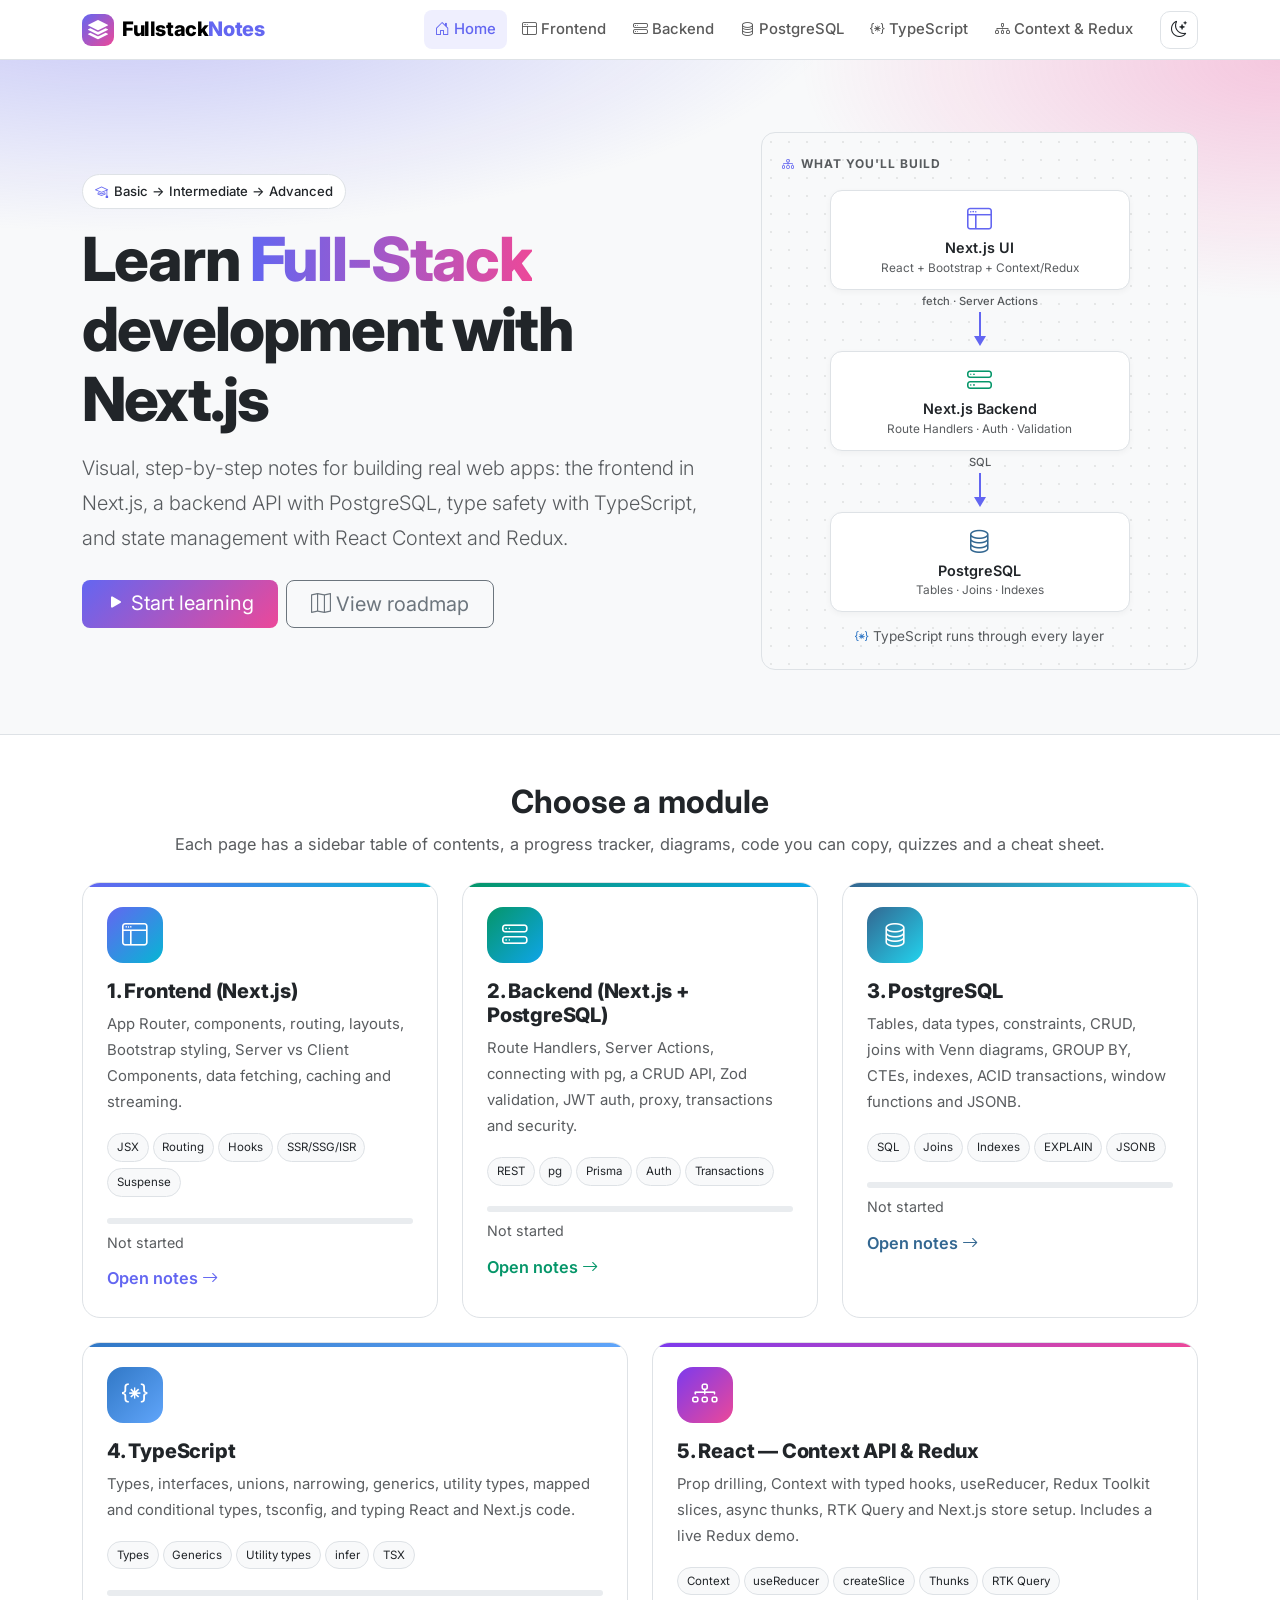
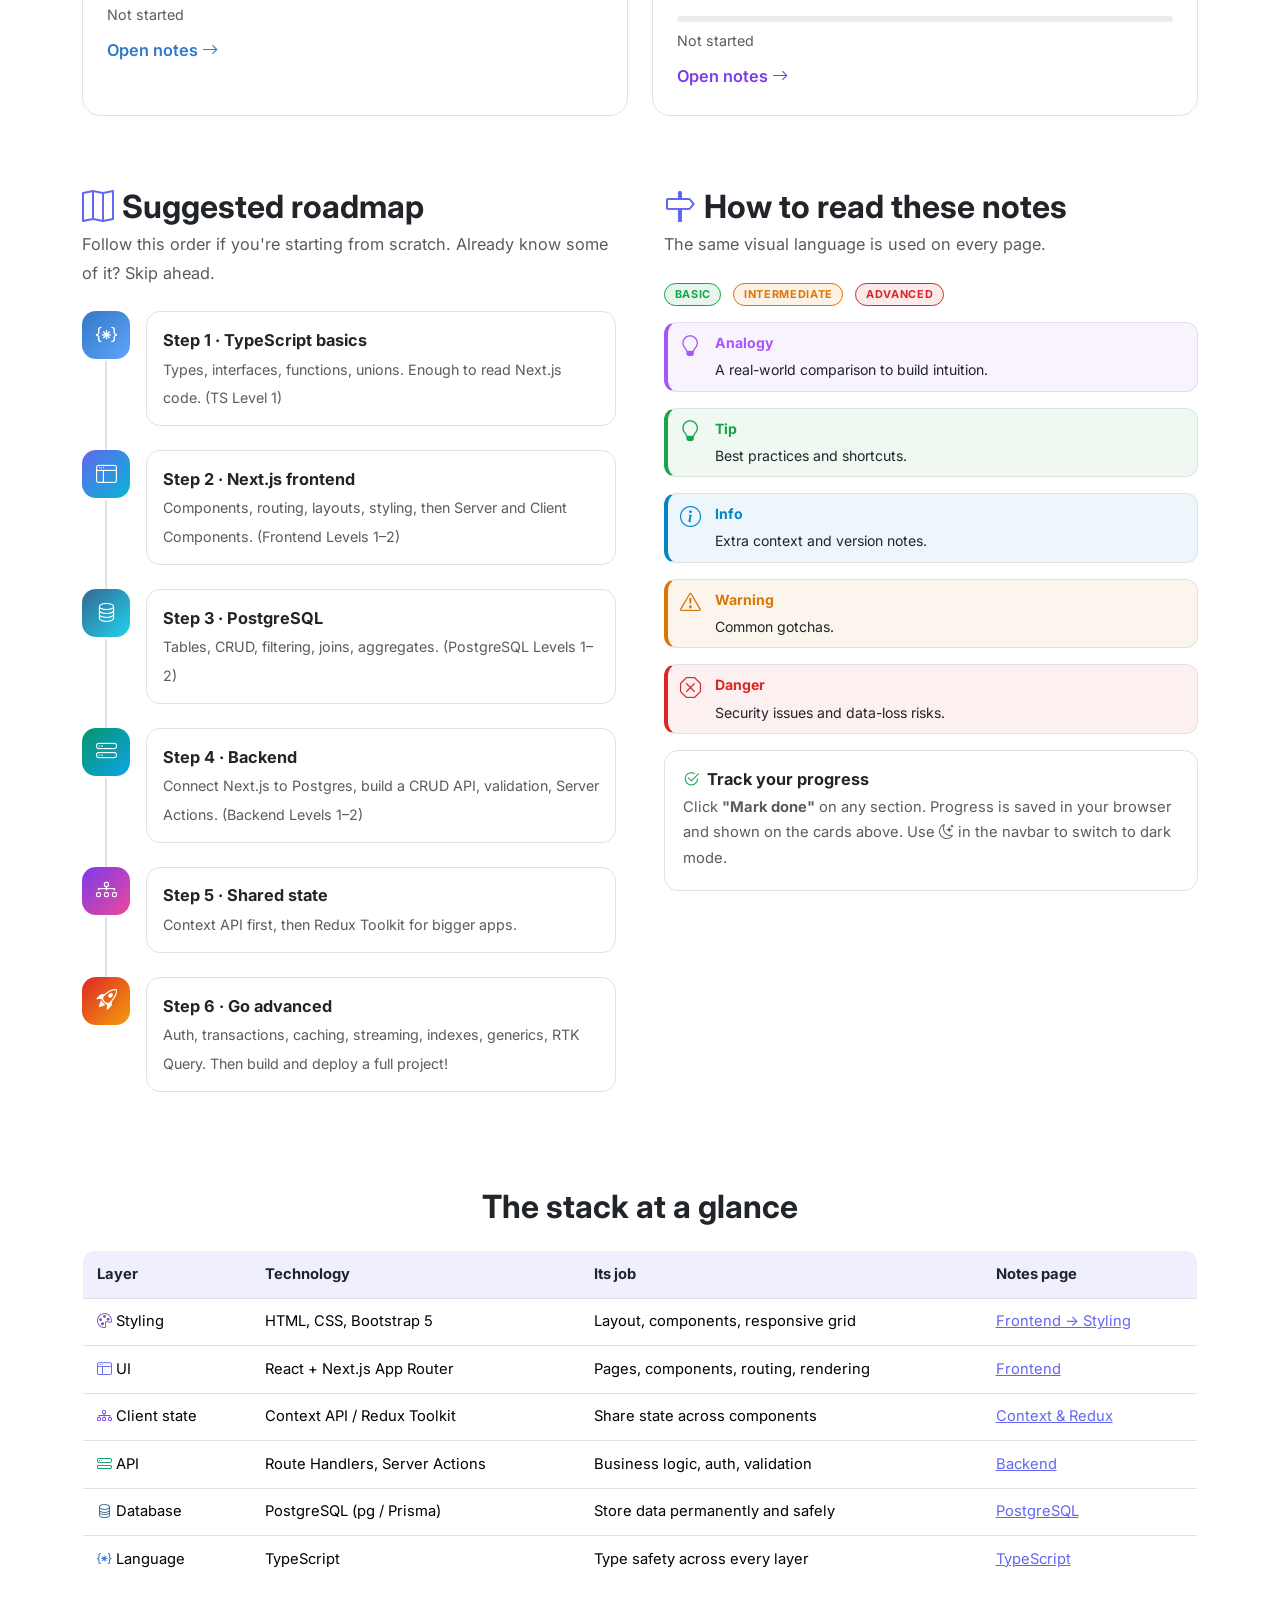
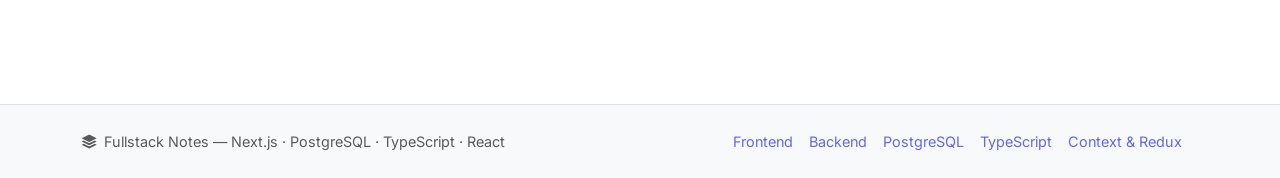
<file: index.html>
<!doctype html>
<html lang="en">
<head>
  <meta charset="utf-8">
  <meta name="viewport" content="width=device-width, initial-scale=1">
  <title>Fullstack Notes</title>
  <meta name="description" content="Learn full-stack development with Next.js, PostgreSQL, TypeScript, React Context and Redux, from basic to advanced, with diagrams and examples.">
  <script>try{document.documentElement.setAttribute('data-bs-theme',localStorage.getItem('fsn-theme')||(matchMedia('(prefers-color-scheme: dark)').matches?'dark':'light'))}catch(e){}</script>
  <link rel="preconnect" href="https://fonts.googleapis.com">
  <link rel="preconnect" href="https://fonts.gstatic.com" crossorigin>
  <link href="https://fonts.googleapis.com/css2?family=Inter:wght@400;500;600;700;800&family=JetBrains+Mono:wght@400;600&display=swap" rel="stylesheet">
  <link href="https://cdn.jsdelivr.net/npm/bootstrap@5.3.3/dist/css/bootstrap.min.css" rel="stylesheet">
  <link href="https://cdn.jsdelivr.net/npm/bootstrap-icons@1.11.3/font/bootstrap-icons.min.css" rel="stylesheet">
  <link href="assets/css/style.css" rel="stylesheet">
  <style>
    .t-fe { --tc: #6366f1; --tc2: #06b6d4; }
    .t-be { --tc: #059669; --tc2: #0ea5e9; }
    .t-pg { --tc: #336791; --tc2: #22d3ee; }
    .t-ts { --tc: #3178c6; --tc2: #60a5fa; }
    .t-rx { --tc: #7c3aed; --tc2: #ec4899; }
    .hero-home { padding: 4.5rem 0 4rem; }
    .hero-home h1 { font-size: clamp(2.3rem, 5.5vw, 3.8rem); }
    .grad-text { background: linear-gradient(90deg, var(--accent), var(--accent-2)); -webkit-background-clip: text; background-clip: text; color: transparent; }
    .legend-item { display: flex; gap: .75rem; align-items: flex-start; }
    .legend-item .callout { margin: 0; padding: .5rem .75rem; flex: 1; font-size: .88rem; }
  </style>
</head>
<body class="page-home" data-page="home">
<div id="site-nav"></div>

<header class="hero hero-home">
  <div class="container-xl">
    <div class="row align-items-center g-5">
      <div class="col-lg-7">
        <span class="chip mb-3"><i class="bi bi-mortarboard"></i> Basic → Intermediate → Advanced</span>
        <h1 class="mb-3">Learn <span class="grad-text">Full-Stack</span> development with Next.js</h1>
        <p class="lead mb-4">Visual, step-by-step notes for building real web apps: the frontend in Next.js, a backend API with PostgreSQL, type safety with TypeScript, and state management with React Context and Redux.</p>
        <div class="d-flex flex-wrap gap-2">
          <a href="frontend.html" class="btn btn-lg text-white px-4" style="background:linear-gradient(135deg,var(--accent),var(--accent-2));border:none"><i class="bi bi-play-fill"></i> Start learning</a>
          <a href="#roadmap" class="btn btn-lg btn-outline-secondary px-4"><i class="bi bi-map"></i> View roadmap</a>
        </div>
      </div>
      <div class="col-lg-5">
        <div class="diagram m-0">
          <div class="diagram-title"><i class="bi bi-diagram-3"></i> What you'll build</div>
          <div class="flow vertical">
            <div class="node t-fe" style="width:100%;max-width:300px"><i class="bi bi-window-sidebar" style="color:#6366f1"></i>Next.js UI<small>React + Bootstrap + Context/Redux</small></div>
            <div class="arrow both">fetch · Server Actions</div>
            <div class="node" style="width:100%;max-width:300px"><i class="bi bi-hdd-stack" style="color:#059669"></i>Next.js Backend<small>Route Handlers · Auth · Validation</small></div>
            <div class="arrow both">SQL</div>
            <div class="node" style="width:100%;max-width:300px"><i class="bi bi-database" style="color:#336791"></i>PostgreSQL<small>Tables · Joins · Indexes</small></div>
          </div>
          <p class="diagram-caption"><i class="bi bi-braces-asterisk" style="color:#3178c6"></i> TypeScript runs through every layer</p>
        </div>
      </div>
    </div>
  </div>
</header>

<main class="container-xl py-5">

  <div class="text-center mb-4">
    <h2 class="fw-bold">Choose a module</h2>
    <p class="text-body-secondary">Each page has a sidebar table of contents, a progress tracker, diagrams, code you can copy, quizzes and a cheat sheet.</p>
  </div>

  <div class="row g-4">
    <div class="col-md-6 col-lg-4">
      <a href="frontend.html" class="topic-card t-fe">
        <div class="t-icon"><i class="bi bi-window-sidebar"></i></div>
        <h3>1. Frontend (Next.js)</h3>
        <p>App Router, components, routing, layouts, Bootstrap styling, Server vs Client Components, data fetching, caching and streaming.</p>
        <div class="tags mb-3"><span>JSX</span><span>Routing</span><span>Hooks</span><span>SSR/SSG/ISR</span><span>Suspense</span></div>
        <div data-progress-for="frontend"><div class="progress mb-1"><div class="progress-bar" style="width:0%"></div></div><small class="p-text text-body-secondary">Not started</small></div>
        <div class="go mt-2">Open notes <i class="bi bi-arrow-right"></i></div>
      </a>
    </div>
    <div class="col-md-6 col-lg-4">
      <a href="backend.html" class="topic-card t-be">
        <div class="t-icon"><i class="bi bi-hdd-stack"></i></div>
        <h3>2. Backend (Next.js + PostgreSQL)</h3>
        <p>Route Handlers, Server Actions, connecting with pg, a CRUD API, Zod validation, JWT auth, proxy, transactions and security.</p>
        <div class="tags mb-3"><span>REST</span><span>pg</span><span>Prisma</span><span>Auth</span><span>Transactions</span></div>
        <div data-progress-for="backend"><div class="progress mb-1"><div class="progress-bar" style="width:0%"></div></div><small class="p-text text-body-secondary">Not started</small></div>
        <div class="go mt-2">Open notes <i class="bi bi-arrow-right"></i></div>
      </a>
    </div>
    <div class="col-md-6 col-lg-4">
      <a href="postgresql.html" class="topic-card t-pg">
        <div class="t-icon"><i class="bi bi-database"></i></div>
        <h3>3. PostgreSQL</h3>
        <p>Tables, data types, constraints, CRUD, joins with Venn diagrams, GROUP BY, CTEs, indexes, ACID transactions, window functions and JSONB.</p>
        <div class="tags mb-3"><span>SQL</span><span>Joins</span><span>Indexes</span><span>EXPLAIN</span><span>JSONB</span></div>
        <div data-progress-for="postgres"><div class="progress mb-1"><div class="progress-bar" style="width:0%"></div></div><small class="p-text text-body-secondary">Not started</small></div>
        <div class="go mt-2">Open notes <i class="bi bi-arrow-right"></i></div>
      </a>
    </div>
    <div class="col-md-6 col-lg-6">
      <a href="typescript.html" class="topic-card t-ts">
        <div class="t-icon"><i class="bi bi-braces-asterisk"></i></div>
        <h3>4. TypeScript</h3>
        <p>Types, interfaces, unions, narrowing, generics, utility types, mapped and conditional types, tsconfig, and typing React and Next.js code.</p>
        <div class="tags mb-3"><span>Types</span><span>Generics</span><span>Utility types</span><span>infer</span><span>TSX</span></div>
        <div data-progress-for="typescript"><div class="progress mb-1"><div class="progress-bar" style="width:0%"></div></div><small class="p-text text-body-secondary">Not started</small></div>
        <div class="go mt-2">Open notes <i class="bi bi-arrow-right"></i></div>
      </a>
    </div>
    <div class="col-md-12 col-lg-6">
      <a href="react.html" class="topic-card t-rx">
        <div class="t-icon"><i class="bi bi-diagram-3"></i></div>
        <h3>5. React — Context API &amp; Redux</h3>
        <p>Prop drilling, Context with typed hooks, useReducer, Redux Toolkit slices, async thunks, RTK Query and Next.js store setup. Includes a live Redux demo.</p>
        <div class="tags mb-3"><span>Context</span><span>useReducer</span><span>createSlice</span><span>Thunks</span><span>RTK Query</span></div>
        <div data-progress-for="react"><div class="progress mb-1"><div class="progress-bar" style="width:0%"></div></div><small class="p-text text-body-secondary">Not started</small></div>
        <div class="go mt-2">Open notes <i class="bi bi-arrow-right"></i></div>
      </a>
    </div>
  </div>

  <!-- Roadmap -->
  <section id="roadmap" class="mt-5 pt-4">
    <div class="row g-5">
      <div class="col-lg-6">
        <h2 class="fw-bold mb-1"><i class="bi bi-map me-2" style="color:var(--accent)"></i>Suggested roadmap</h2>
        <p class="text-body-secondary mb-4">Follow this order if you're starting from scratch. Already know some of it? Skip ahead.</p>
        <div class="roadmap">
          <div class="rm-step t-ts"><div class="rm-dot"><i class="bi bi-braces-asterisk"></i></div><div class="rm-body"><b>Step 1 · TypeScript basics</b><small>Types, interfaces, functions, unions. Enough to read Next.js code. (TS Level 1)</small></div></div>
          <div class="rm-step t-fe"><div class="rm-dot"><i class="bi bi-window-sidebar"></i></div><div class="rm-body"><b>Step 2 · Next.js frontend</b><small>Components, routing, layouts, styling, then Server and Client Components. (Frontend Levels 1–2)</small></div></div>
          <div class="rm-step t-pg"><div class="rm-dot"><i class="bi bi-database"></i></div><div class="rm-body"><b>Step 3 · PostgreSQL</b><small>Tables, CRUD, filtering, joins, aggregates. (PostgreSQL Levels 1–2)</small></div></div>
          <div class="rm-step t-be"><div class="rm-dot"><i class="bi bi-hdd-stack"></i></div><div class="rm-body"><b>Step 4 · Backend</b><small>Connect Next.js to Postgres, build a CRUD API, validation, Server Actions. (Backend Levels 1–2)</small></div></div>
          <div class="rm-step t-rx"><div class="rm-dot"><i class="bi bi-diagram-3"></i></div><div class="rm-body"><b>Step 5 · Shared state</b><small>Context API first, then Redux Toolkit for bigger apps.</small></div></div>
          <div class="rm-step" style="--tc:#dc2626;--tc2:#f59e0b"><div class="rm-dot"><i class="bi bi-rocket-takeoff"></i></div><div class="rm-body"><b>Step 6 · Go advanced</b><small>Auth, transactions, caching, streaming, indexes, generics, RTK Query. Then build and deploy a full project!</small></div></div>
        </div>
      </div>
      <div class="col-lg-6">
        <h2 class="fw-bold mb-1"><i class="bi bi-signpost me-2" style="color:var(--accent)"></i>How to read these notes</h2>
        <p class="text-body-secondary mb-4">The same visual language is used on every page.</p>
        <div class="d-flex flex-column gap-3">
          <div class="legend-item"><span class="lvl basic">Basic</span><span class="lvl inter">Intermediate</span><span class="lvl adv">Advanced</span></div>
          <div class="legend-item"><div class="callout analogy"><i class="bi bi-lightbulb"></i><div><strong class="t">Analogy</strong>A real-world comparison to build intuition.</div></div></div>
          <div class="legend-item"><div class="callout tip"><i class="bi bi-lightbulb"></i><div><strong class="t">Tip</strong>Best practices and shortcuts.</div></div></div>
          <div class="legend-item"><div class="callout info"><i class="bi bi-info-circle"></i><div><strong class="t">Info</strong>Extra context and version notes.</div></div></div>
          <div class="legend-item"><div class="callout warn"><i class="bi bi-exclamation-triangle"></i><div><strong class="t">Warning</strong>Common gotchas.</div></div></div>
          <div class="legend-item"><div class="callout danger"><i class="bi bi-x-octagon"></i><div><strong class="t">Danger</strong>Security issues and data-loss risks.</div></div></div>
          <div class="n-card">
            <h5><i class="bi bi-check2-circle me-1" style="color:var(--lvl-basic)"></i> Track your progress</h5>
            <p>Click <b>"Mark done"</b> on any section. Progress is saved in your browser and shown on the cards above. Use <i class="bi bi-moon-stars"></i> in the navbar to switch to dark mode.</p>
          </div>
        </div>
      </div>
    </div>
  </section>

  <!-- Tech stack overview -->
  <section class="mt-5 pt-4">
    <h2 class="fw-bold text-center mb-4">The stack at a glance</h2>
    <div class="table-responsive">
      <table class="table table-notes mb-0">
        <thead><tr><th>Layer</th><th>Technology</th><th>Its job</th><th>Notes page</th></tr></thead>
        <tbody>
          <tr><td><i class="bi bi-palette" style="color:#7952b3"></i> Styling</td><td>HTML, CSS, Bootstrap 5</td><td>Layout, components, responsive grid</td><td><a href="frontend.html#styling">Frontend → Styling</a></td></tr>
          <tr><td><i class="bi bi-window-sidebar" style="color:#6366f1"></i> UI</td><td>React + Next.js App Router</td><td>Pages, components, routing, rendering</td><td><a href="frontend.html">Frontend</a></td></tr>
          <tr><td><i class="bi bi-diagram-3" style="color:#7c3aed"></i> Client state</td><td>Context API / Redux Toolkit</td><td>Share state across components</td><td><a href="react.html">Context &amp; Redux</a></td></tr>
          <tr><td><i class="bi bi-hdd-stack" style="color:#059669"></i> API</td><td>Route Handlers, Server Actions</td><td>Business logic, auth, validation</td><td><a href="backend.html">Backend</a></td></tr>
          <tr><td><i class="bi bi-database" style="color:#336791"></i> Database</td><td>PostgreSQL (pg / Prisma)</td><td>Store data permanently and safely</td><td><a href="postgresql.html">PostgreSQL</a></td></tr>
          <tr><td><i class="bi bi-braces-asterisk" style="color:#3178c6"></i> Language</td><td>TypeScript</td><td>Type safety across every layer</td><td><a href="typescript.html">TypeScript</a></td></tr>
        </tbody>
      </table>
    </div>
  </section>
</main>

<div id="site-footer"></div>
<script src="https://cdn.jsdelivr.net/npm/bootstrap@5.3.3/dist/js/bootstrap.bundle.min.js"></script>
<script src="assets/js/main.js"></script>
</body>
</html>
</file>
<file: assets/css/style.css>
/* =========================================================
   Fullstack Notes — shared design system
   Works with Bootstrap 5.3 (light + dark via data-bs-theme)
   ========================================================= */

:root {
  --accent: #6366f1;
  --accent-2: #8b5cf6;
  --font-sans: "Inter", system-ui, -apple-system, "Segoe UI", Roboto, sans-serif;
  --font-mono: "JetBrains Mono", ui-monospace, SFMono-Regular, Consolas, monospace;
  --nav-h: 60px;
  --radius: 14px;
  --lvl-basic: #16a34a;
  --lvl-inter: #d97706;
  --lvl-adv: #dc2626;
  --code-bg: #0d1117;
  --soft: color-mix(in srgb, var(--accent) 10%, transparent);
  --soft-2: color-mix(in srgb, var(--accent) 18%, transparent);
}

/* Per-page accent colors */
body.page-home       { --accent: #6366f1; --accent-2: #ec4899; }
body.page-frontend   { --accent: #6366f1; --accent-2: #06b6d4; }
body.page-backend    { --accent: #059669; --accent-2: #0ea5e9; }
body.page-postgres   { --accent: #3b74b8; --accent-2: #22d3ee; }
body.page-typescript { --accent: #3178c6; --accent-2: #60a5fa; }
body.page-react      { --accent: #7c3aed; --accent-2: #0ea5e9; }

[data-bs-theme="dark"] body.page-postgres   { --accent: #6aa2e6; }
[data-bs-theme="dark"] body.page-typescript { --accent: #5b9be0; }
[data-bs-theme="dark"] body.page-frontend,
[data-bs-theme="dark"] body.page-home       { --accent: #818cf8; }
[data-bs-theme="dark"] body.page-backend    { --accent: #34d399; }
[data-bs-theme="dark"] body.page-react      { --accent: #a78bfa; }

html { scroll-behavior: smooth; scroll-padding-top: calc(var(--nav-h) + 16px); }

body {
  font-family: var(--font-sans);
  background: var(--bs-body-bg);
  color: var(--bs-body-color);
  line-height: 1.75;
  font-size: 1.02rem;
  padding-top: var(--nav-h);
}

code, pre, kbd { font-family: var(--font-mono); }
:not(pre) > code {
  color: var(--accent);
  background: var(--soft);
  padding: .1em .4em;
  border-radius: 6px;
  font-size: .86em;
}

a { color: var(--accent); }
::selection { background: var(--soft-2); }

/* ---------------- Navbar ---------------- */
.site-nav {
  height: var(--nav-h);
  background: color-mix(in srgb, var(--bs-body-bg) 82%, transparent);
  backdrop-filter: saturate(180%) blur(12px);
  border-bottom: 1px solid var(--bs-border-color);
}
.site-nav .navbar-brand { font-weight: 800; letter-spacing: -.02em; }
.site-nav .brand-logo {
  width: 32px; height: 32px; border-radius: 9px;
  display: inline-grid; place-items: center; color: #fff;
  background: linear-gradient(135deg, var(--accent), var(--accent-2));
  margin-right: .5rem;
}
.site-nav .nav-link { font-weight: 500; font-size: .93rem; border-radius: 8px; padding: .4rem .7rem !important; }
.site-nav .nav-link.active { color: var(--accent) !important; background: var(--soft); }
.site-nav .navbar-collapse { background: var(--bs-body-bg); }
@media (min-width: 992px) { .site-nav .navbar-collapse { background: transparent; } }
@media (max-width: 991.98px) {
  .site-nav .navbar-collapse { margin: 0 -12px; padding: .5rem 12px 1rem; border-bottom: 1px solid var(--bs-border-color); }
}
.theme-btn { border: 1px solid var(--bs-border-color); border-radius: 10px; width: 38px; height: 38px; display: grid; place-items: center; background: transparent; color: var(--bs-body-color); }
.theme-btn:hover { background: var(--soft); }

/* ---------------- Hero ---------------- */
.hero {
  position: relative; overflow: hidden;
  background:
    radial-gradient(1200px 400px at 10% -10%, color-mix(in srgb, var(--accent) 35%, transparent), transparent 60%),
    radial-gradient(800px 400px at 100% 0%, color-mix(in srgb, var(--accent-2) 28%, transparent), transparent 60%),
    var(--bs-tertiary-bg);
  border-bottom: 1px solid var(--bs-border-color);
  padding: 3.5rem 0 3rem;
}
.hero h1 { font-weight: 800; letter-spacing: -.03em; font-size: clamp(2rem, 4.5vw, 3.2rem); line-height: 1.15; }
.hero .lead { color: var(--bs-secondary-color); max-width: 720px; }
.hero-icon {
  width: 72px; height: 72px; border-radius: 20px; display: grid; place-items: center;
  font-size: 2.2rem; color: #fff;
  background: linear-gradient(135deg, var(--accent), var(--accent-2));
  box-shadow: 0 10px 30px color-mix(in srgb, var(--accent) 40%, transparent);
}
.chip {
  display: inline-flex; align-items: center; gap: .35rem;
  padding: .3rem .75rem; border-radius: 999px; font-size: .82rem; font-weight: 500;
  background: var(--bs-body-bg); border: 1px solid var(--bs-border-color);
}
.chip i { color: var(--accent); }

/* ---------------- Layout: TOC ---------------- */
.toc {
  position: sticky; top: calc(var(--nav-h) + 20px);
  max-height: calc(100vh - var(--nav-h) - 40px); overflow-y: auto;
  padding-right: .5rem; font-size: .9rem;
}
.toc::-webkit-scrollbar { width: 6px; }
.toc::-webkit-scrollbar-thumb { background: var(--bs-border-color); border-radius: 6px; }
.toc-title { font-size: .75rem; text-transform: uppercase; letter-spacing: .08em; font-weight: 700; color: var(--bs-secondary-color); }
.toc-group { font-size: .7rem; text-transform: uppercase; letter-spacing: .08em; font-weight: 700; margin: 1rem 0 .3rem; display: flex; align-items: center; gap: .4rem; }
.toc-group.basic { color: var(--lvl-basic); }
.toc-group.inter { color: var(--lvl-inter); }
.toc-group.adv { color: var(--lvl-adv); }
.toc a {
  display: flex; align-items: center; gap: .5rem;
  padding: .32rem .6rem; border-radius: 8px; text-decoration: none;
  color: var(--bs-secondary-color); border-left: 2px solid transparent; line-height: 1.35;
}
.toc a:hover { color: var(--bs-body-color); background: var(--bs-tertiary-bg); }
.toc a.active { color: var(--accent); background: var(--soft); border-left-color: var(--accent); font-weight: 600; }
.toc a .done-mark { margin-left: auto; color: var(--lvl-basic); font-size: .85rem; visibility: hidden; }
.toc a.is-done .done-mark { visibility: visible; }
.progress-wrap { background: var(--bs-tertiary-bg); border: 1px solid var(--bs-border-color); border-radius: 12px; padding: .75rem; }
.progress { height: 8px; background: var(--bs-secondary-bg); }
.progress-bar { background: linear-gradient(90deg, var(--accent), var(--accent-2)); }

.toc-fab {
  position: fixed; right: 16px; bottom: 16px; z-index: 1030;
  border-radius: 999px; box-shadow: 0 8px 24px rgba(0,0,0,.25);
  background: var(--accent); border: none; color: #fff; padding: .6rem 1rem; font-weight: 600;
}
.to-top {
  position: fixed; right: 16px; bottom: 72px; z-index: 1030; width: 42px; height: 42px;
  border-radius: 50%; border: 1px solid var(--bs-border-color); background: var(--bs-body-bg);
  color: var(--bs-body-color); display: grid; place-items: center; opacity: 0; pointer-events: none; transition: .2s;
}
.to-top.show { opacity: 1; pointer-events: auto; }
@media (min-width: 992px) { .to-top { bottom: 20px; } }

/* ---------------- Sections ---------------- */
main.notes { min-width: 0; }
.note-section {
  padding: 2.5rem 0 1.5rem;
  border-bottom: 1px dashed var(--bs-border-color);
}
.note-section:last-of-type { border-bottom: none; }
.note-section > h2 {
  font-weight: 800; letter-spacing: -.02em; font-size: clamp(1.45rem, 2.6vw, 1.85rem);
  display: flex; align-items: center; flex-wrap: wrap; gap: .6rem; margin-bottom: 1rem;
}
.note-section > h2 .sec-icon {
  width: 42px; height: 42px; border-radius: 12px; display: inline-grid; place-items: center;
  background: var(--soft); color: var(--accent); font-size: 1.3rem; flex-shrink: 0;
}
.note-section h3 { font-weight: 700; font-size: 1.2rem; margin-top: 1.75rem; display: flex; align-items: center; gap: .5rem; }
.note-section h3 i { color: var(--accent); }
.note-section h4 { font-weight: 700; font-size: 1.02rem; margin-top: 1.25rem; }
.sec-num { color: var(--bs-secondary-color); font-weight: 600; font-size: .95rem; }

.lvl {
  font-size: .68rem; font-weight: 700; text-transform: uppercase; letter-spacing: .06em;
  padding: .25rem .6rem; border-radius: 999px; border: 1px solid currentColor; line-height: 1.2;
}
.lvl.basic { color: var(--lvl-basic); background: color-mix(in srgb, var(--lvl-basic) 10%, transparent); }
.lvl.inter { color: var(--lvl-inter); background: color-mix(in srgb, var(--lvl-inter) 10%, transparent); }
.lvl.adv   { color: var(--lvl-adv);   background: color-mix(in srgb, var(--lvl-adv) 10%, transparent); }

.done-btn {
  margin-left: auto; font-size: .8rem; font-weight: 600; border-radius: 999px;
  border: 1px solid var(--bs-border-color); background: transparent; color: var(--bs-secondary-color);
  padding: .3rem .8rem; display: inline-flex; align-items: center; gap: .35rem;
}
.done-btn:hover { border-color: var(--lvl-basic); color: var(--lvl-basic); }
.done-btn.done { background: var(--lvl-basic); border-color: var(--lvl-basic); color: #fff; }

/* Level divider banners */
.level-banner {
  margin-top: 2.5rem; padding: 1rem 1.25rem; border-radius: var(--radius);
  display: flex; align-items: center; gap: 1rem; font-weight: 700;
  border: 1px solid var(--bs-border-color);
}
.level-banner i { font-size: 1.6rem; }
.level-banner small { display: block; font-weight: 400; color: var(--bs-secondary-color); }
.level-banner.basic { background: color-mix(in srgb, var(--lvl-basic) 9%, transparent); }
.level-banner.basic i { color: var(--lvl-basic); }
.level-banner.inter { background: color-mix(in srgb, var(--lvl-inter) 9%, transparent); }
.level-banner.inter i { color: var(--lvl-inter); }
.level-banner.adv { background: color-mix(in srgb, var(--lvl-adv) 9%, transparent); }
.level-banner.adv i { color: var(--lvl-adv); }

/* ---------------- Callouts ---------------- */
.callout {
  display: flex; gap: .85rem; padding: 1rem 1.15rem; border-radius: 12px; margin: 1.25rem 0;
  border: 1px solid var(--bs-border-color); border-left: 4px solid var(--c);
  background: color-mix(in srgb, var(--c) 7%, var(--bs-body-bg));
  --c: var(--accent);
}
.callout > i { font-size: 1.3rem; color: var(--c); line-height: 1.4; flex-shrink: 0; }
.callout > div > :last-child { margin-bottom: 0; }
.callout strong.t { display: block; color: var(--c); margin-bottom: .15rem; }
.callout.tip    { --c: #16a34a; }
.callout.info   { --c: #0284c7; }
.callout.warn   { --c: #d97706; }
.callout.danger { --c: #dc2626; }
.callout.analogy{ --c: #a855f7; }

/* ---------------- Cards ---------------- */
.n-card {
  height: 100%; border: 1px solid var(--bs-border-color); border-radius: var(--radius);
  padding: 1.15rem; background: var(--bs-body-bg); transition: transform .15s, box-shadow .15s, border-color .15s;
}
.n-card:hover { transform: translateY(-2px); border-color: color-mix(in srgb, var(--accent) 45%, var(--bs-border-color)); box-shadow: 0 10px 28px rgba(0,0,0,.07); }
.n-card .ic {
  width: 44px; height: 44px; border-radius: 12px; display: grid; place-items: center;
  font-size: 1.35rem; background: var(--soft); color: var(--accent); margin-bottom: .7rem;
}
.n-card h5 { font-weight: 700; font-size: 1.02rem; margin-bottom: .35rem; }
.n-card p { color: var(--bs-secondary-color); font-size: .92rem; margin-bottom: 0; }

/* ---------------- Diagrams ---------------- */
.diagram {
  border: 1px solid var(--bs-border-color); border-radius: var(--radius);
  padding: 1.25rem; margin: 1.5rem 0;
  background:
    radial-gradient(circle, color-mix(in srgb, var(--bs-body-color) 9%, transparent) 1px, transparent 1px) 0 0 / 18px 18px,
    var(--bs-tertiary-bg);
}
.diagram-title {
  font-size: .75rem; font-weight: 700; text-transform: uppercase; letter-spacing: .08em;
  color: var(--bs-secondary-color); margin-bottom: 1rem; display: flex; align-items: center; gap: .4rem;
}
.diagram-title i { color: var(--accent); }
.diagram-caption { font-size: .85rem; color: var(--bs-secondary-color); text-align: center; margin-top: .85rem; margin-bottom: 0; }

.flow { display: flex; align-items: center; justify-content: center; flex-wrap: wrap; gap: .35rem; }
.flow .node {
  min-width: 112px; max-width: 220px; padding: .75rem .9rem; border-radius: 12px; text-align: center;
  border: 1.5px solid var(--bs-border-color); background: var(--bs-body-bg); font-weight: 600; font-size: .9rem; line-height: 1.3;
  box-shadow: 0 2px 6px rgba(0,0,0,.04);
}
.flow .node > i { display: block; font-size: 1.55rem; color: var(--accent); margin-bottom: .25rem; }
.flow .node small { display: block; font-weight: 400; color: var(--bs-secondary-color); font-size: .74rem; margin-top: .2rem; }
.flow .node.hl { border-color: var(--accent); background: var(--soft); }
.flow .node.alt > i { color: var(--accent-2); }
.flow .node.ok { border-color: var(--lvl-basic); }
.flow .node.ok > i { color: var(--lvl-basic); }
.flow .node.bad { border-color: var(--lvl-adv); }
.flow .node.bad > i { color: var(--lvl-adv); }

.flow .arrow {
  display: flex; flex-direction: column; align-items: center; justify-content: center;
  font-size: .7rem; color: var(--bs-secondary-color); min-width: 64px; text-align: center; line-height: 1.2; font-weight: 500;
}
.flow .arrow::after {
  content: ""; display: block; width: 64px; height: 12px; margin-top: 3px; background: var(--accent);
  -webkit-mask: url("data:image/svg+xml,%3Csvg xmlns='http://www.w3.org/2000/svg' viewBox='0 0 64 12'%3E%3Cpath d='M0 5h55v2H0z'/%3E%3Cpath d='M54 0l10 6-10 6z'/%3E%3C/svg%3E") center / 100% 100% no-repeat;
          mask: url("data:image/svg+xml,%3Csvg xmlns='http://www.w3.org/2000/svg' viewBox='0 0 64 12'%3E%3Cpath d='M0 5h55v2H0z'/%3E%3Cpath d='M54 0l10 6-10 6z'/%3E%3C/svg%3E") center / 100% 100% no-repeat;
}
.flow .arrow.both::after {
  -webkit-mask-image: url("data:image/svg+xml,%3Csvg xmlns='http://www.w3.org/2000/svg' viewBox='0 0 64 12'%3E%3Cpath d='M9 5h46v2H9z'/%3E%3Cpath d='M54 0l10 6-10 6zM10 0L0 6l10 6z'/%3E%3C/svg%3E");
          mask-image: url("data:image/svg+xml,%3Csvg xmlns='http://www.w3.org/2000/svg' viewBox='0 0 64 12'%3E%3Cpath d='M9 5h46v2H9z'/%3E%3Cpath d='M54 0l10 6-10 6zM10 0L0 6l10 6z'/%3E%3C/svg%3E");
}
.flow.vertical, .flow.vertical .arrow { flex-direction: column; }
.flow.vertical .arrow::after,
.flow .arrow.down::after { width: 12px; height: 34px; -webkit-mask-image: url("data:image/svg+xml,%3Csvg xmlns='http://www.w3.org/2000/svg' viewBox='0 0 12 34'%3E%3Cpath d='M5 0h2v25H5z'/%3E%3Cpath d='M0 24l6 10 6-10z'/%3E%3C/svg%3E"); mask-image: url("data:image/svg+xml,%3Csvg xmlns='http://www.w3.org/2000/svg' viewBox='0 0 12 34'%3E%3Cpath d='M5 0h2v25H5z'/%3E%3Cpath d='M0 24l6 10 6-10z'/%3E%3C/svg%3E"); }
@media (max-width: 767.98px) {
  .flow:not(.keep-row) { flex-direction: column; }
  .flow:not(.keep-row) .arrow::after { width: 12px; height: 30px; -webkit-mask-image: url("data:image/svg+xml,%3Csvg xmlns='http://www.w3.org/2000/svg' viewBox='0 0 12 34'%3E%3Cpath d='M5 0h2v25H5z'/%3E%3Cpath d='M0 24l6 10 6-10z'/%3E%3C/svg%3E"); mask-image: url("data:image/svg+xml,%3Csvg xmlns='http://www.w3.org/2000/svg' viewBox='0 0 12 34'%3E%3Cpath d='M5 0h2v25H5z'/%3E%3Cpath d='M0 24l6 10 6-10z'/%3E%3C/svg%3E"); }
  .flow:not(.keep-row) .node { width: 100%; max-width: 320px; }
}

/* Layer stack */
.stack { display: flex; flex-direction: column; gap: .5rem; max-width: 640px; margin: 0 auto; }
.stack .layer {
  display: flex; align-items: center; gap: .85rem; padding: .75rem 1rem; border-radius: 12px;
  background: var(--bs-body-bg); border: 1px solid var(--bs-border-color); border-left: 5px solid var(--lc, var(--accent));
}
.stack .layer > i { font-size: 1.4rem; color: var(--lc, var(--accent)); }
.stack .layer b { display: block; line-height: 1.25; }
.stack .layer small { color: var(--bs-secondary-color); }

/* Two-column compare */
.vs { display: grid; grid-template-columns: 1fr auto 1fr; gap: 1rem; align-items: stretch; }
.vs .side { border: 1.5px solid var(--bs-border-color); border-radius: var(--radius); padding: 1rem 1.15rem; background: var(--bs-body-bg); }
.vs .side h5 { font-weight: 700; font-size: 1rem; display: flex; align-items: center; gap: .45rem; }
.vs .side ul { padding-left: 1.1rem; margin-bottom: 0; font-size: .92rem; }
.vs .mid { display: grid; place-items: center; font-weight: 800; color: var(--bs-secondary-color); }
@media (max-width: 767.98px) { .vs { grid-template-columns: 1fr; } .vs .mid { padding: .25rem 0; } }

/* Folder tree */
.tree, .tree ul { list-style: none; margin: 0; padding-left: 1.2rem; }
.tree { padding-left: 0; font-family: var(--font-mono); font-size: .85rem; line-height: 1.9; }
.tree ul { border-left: 1px dashed var(--bs-border-color); margin-left: .45rem; }
.tree li { white-space: nowrap; }
.tree i.bi-folder2-open, .tree i.bi-folder2 { color: #eab308; }
.tree i.bi-filetype-tsx, .tree i.bi-filetype-ts, .tree i.bi-file-earmark-code { color: #3b82f6; }
.tree i.bi-filetype-css { color: #ec4899; }
.tree i.bi-filetype-json, .tree i.bi-gear { color: #f97316; }
.tree .cm { color: var(--bs-secondary-color); font-family: var(--font-sans); font-size: .78rem; margin-left: .5rem; }
.tree-wrap { overflow-x: auto; }

/* Steps / timeline */
.steps { counter-reset: step; list-style: none; padding-left: 0; }
.steps > li { position: relative; padding: 0 0 1.1rem 3rem; }
.steps > li::before {
  counter-increment: step; content: counter(step);
  position: absolute; left: 0; top: 0; width: 2rem; height: 2rem; border-radius: 50%;
  display: grid; place-items: center; font-weight: 700; font-size: .85rem; color: #fff;
  background: linear-gradient(135deg, var(--accent), var(--accent-2));
}
.steps > li::after { content: ""; position: absolute; left: calc(1rem - 1px); top: 2.1rem; bottom: .2rem; width: 2px; background: var(--bs-border-color); }
.steps > li:last-child::after { display: none; }
.steps > li > b { display: block; }

/* ---------------- Code blocks ---------------- */
.code-block { margin: 1.1rem 0 1.4rem; border-radius: 12px; overflow: hidden; border: 1px solid #30363d; background: var(--code-bg); }
.code-head {
  display: flex; align-items: center; gap: .6rem; padding: .45rem .75rem;
  background: #161b22; border-bottom: 1px solid #30363d; color: #8b949e; font-size: .78rem; font-family: var(--font-mono);
}
.code-head .dots { display: inline-flex; gap: 5px; }
.code-head .dots span { width: 10px; height: 10px; border-radius: 50%; background: #ff5f56; }
.code-head .dots span:nth-child(2) { background: #ffbd2e; }
.code-head .dots span:nth-child(3) { background: #27c93f; }
.code-head .file { overflow: hidden; text-overflow: ellipsis; white-space: nowrap; }
.code-head .lang { margin-left: auto; text-transform: uppercase; font-size: .68rem; letter-spacing: .06em; opacity: .7; }
.code-head .copy-btn {
  border: 1px solid #30363d; background: transparent; color: #c9d1d9; border-radius: 6px;
  font-size: .72rem; padding: .15rem .55rem; font-family: var(--font-sans);
}
.code-head .copy-btn:hover { background: #21262d; }
.code-block pre { margin: 0; padding: 1rem 1.1rem; overflow-x: auto; font-size: .84rem; line-height: 1.65; }
.code-block pre code.hljs { background: transparent; padding: 0; }
.code-block pre code { color: #e6edf3; }

/* Bad / Good pairs */
.code-pair { display: grid; grid-template-columns: 1fr 1fr; gap: 1rem; }
.code-pair .lbl { font-size: .8rem; font-weight: 700; display: flex; align-items: center; gap: .35rem; margin-bottom: -.6rem; }
.code-pair .lbl.bad { color: var(--lvl-adv); }
.code-pair .lbl.good { color: var(--lvl-basic); }
@media (max-width: 991.98px) { .code-pair { grid-template-columns: 1fr; } }
.code-pair > div { min-width: 0; }

/* ---------------- Tables ---------------- */
.table-notes { font-size: .92rem; border-radius: 12px; overflow: hidden; border: 1px solid var(--bs-border-color); }
.table-notes thead th { background: var(--soft); color: var(--bs-body-color); font-weight: 700; border-bottom-color: var(--bs-border-color); white-space: nowrap; }
.table-notes td, .table-notes th { padding: .65rem .85rem; vertical-align: top; }
.table-notes td code { white-space: nowrap; }
.table-responsive { margin: 1rem 0 1.5rem; }

/* Key terms + misc */
.kw { font-weight: 700; color: var(--accent); }
.yes { color: var(--lvl-basic); }
.no { color: var(--lvl-adv); }
kbd { background: var(--bs-secondary-bg); color: var(--bs-body-color); border: 1px solid var(--bs-border-color); border-bottom-width: 2px; font-size: .8em; }

.accordion-notes .accordion-button { font-weight: 600; }
.accordion-notes .accordion-button:not(.collapsed) { color: var(--accent); background: var(--soft); box-shadow: none; }
.accordion-notes .accordion-button:focus { box-shadow: 0 0 0 .2rem var(--soft-2); }

.cheat { border: 1px solid var(--bs-border-color); border-radius: 12px; padding: 1rem; height: 100%; background: var(--bs-body-bg); }
.cheat h6 { font-weight: 700; display: flex; align-items: center; gap: .4rem; color: var(--accent); }
.cheat ul { list-style: none; padding: 0; margin: 0; font-size: .86rem; }
.cheat li { padding: .25rem 0; border-bottom: 1px dashed var(--bs-border-color); display: flex; justify-content: space-between; gap: .75rem; }
.cheat li:last-child { border-bottom: none; }
.cheat li code { white-space: nowrap; }
.cheat li span { color: var(--bs-secondary-color); text-align: right; }

/* SVG diagram helpers (theme aware) */
svg.dg { width: 100%; height: auto; display: block; margin: 0 auto; font-family: var(--font-sans); }
svg.dg .box { fill: var(--bs-body-bg); stroke: var(--bs-border-color); stroke-width: 1.5; }
svg.dg .box-hl { fill: color-mix(in srgb, var(--accent) 14%, var(--bs-body-bg)); stroke: var(--accent); stroke-width: 1.8; }
svg.dg .line { stroke: var(--accent); stroke-width: 2; fill: none; }
svg.dg .line-muted { stroke: var(--bs-secondary-color); stroke-width: 1.5; fill: none; stroke-dasharray: 5 4; }
svg.dg .txt { fill: var(--bs-body-color); font-size: 14px; font-weight: 600; }
svg.dg .txt-sm { fill: var(--bs-secondary-color); font-size: 12px; }
svg.dg .txt-acc { fill: var(--accent); font-size: 13px; font-weight: 700; }
svg.dg .arrowhead { fill: var(--accent); }
svg.dg .venn-a { fill: color-mix(in srgb, var(--accent) 55%, transparent); stroke: var(--accent); stroke-width: 2; }
svg.dg .venn-off { fill: transparent; stroke: var(--bs-secondary-color); stroke-width: 2; }

/* ---------------- Home page ---------------- */
.topic-card {
  display: block; text-decoration: none; color: inherit; height: 100%;
  border: 1px solid var(--bs-border-color); border-radius: 18px; padding: 1.5rem; background: var(--bs-body-bg);
  position: relative; overflow: hidden; transition: transform .2s, box-shadow .2s, border-color .2s;
}
.topic-card::before {
  content: ""; position: absolute; inset: 0 0 auto 0; height: 4px; background: linear-gradient(90deg, var(--tc), var(--tc2));
}
.topic-card:hover { transform: translateY(-4px); box-shadow: 0 18px 40px rgba(0,0,0,.1); border-color: var(--tc); color: inherit; }
.topic-card .t-icon {
  width: 56px; height: 56px; border-radius: 16px; display: grid; place-items: center; font-size: 1.6rem; color: #fff;
  background: linear-gradient(135deg, var(--tc), var(--tc2)); margin-bottom: 1rem;
}
.topic-card h3 { font-weight: 800; font-size: 1.25rem; letter-spacing: -.01em; }
.topic-card p { color: var(--bs-secondary-color); font-size: .93rem; }
.topic-card .tags span { font-size: .72rem; padding: .2rem .55rem; border-radius: 999px; background: var(--bs-tertiary-bg); border: 1px solid var(--bs-border-color); margin: 0 .25rem .3rem 0; display: inline-block; }
.topic-card .go { font-weight: 600; color: var(--tc); }
.topic-card .progress { height: 6px; }
.topic-card .progress-bar { background: linear-gradient(90deg, var(--tc), var(--tc2)); }

.roadmap { position: relative; }
.roadmap .rm-step { display: flex; gap: 1rem; position: relative; padding-bottom: 1.5rem; }
.roadmap .rm-step::before { content: ""; position: absolute; left: 23px; top: 50px; bottom: 0; width: 2px; background: var(--bs-border-color); }
.roadmap .rm-step:last-child::before { display: none; }
.roadmap .rm-dot { width: 48px; height: 48px; border-radius: 14px; flex-shrink: 0; display: grid; place-items: center; color: #fff; font-size: 1.3rem; background: linear-gradient(135deg, var(--tc), var(--tc2)); }
.roadmap .rm-body { border: 1px solid var(--bs-border-color); border-radius: 14px; padding: .85rem 1rem; background: var(--bs-body-bg); flex: 1; }
.roadmap .rm-body b { display: block; }
.roadmap .rm-body small { color: var(--bs-secondary-color); }

footer.site-footer { border-top: 1px solid var(--bs-border-color); background: var(--bs-tertiary-bg); color: var(--bs-secondary-color); font-size: .9rem; }

/* Pager */
.pager a { display: block; border: 1px solid var(--bs-border-color); border-radius: 14px; padding: 1rem 1.2rem; text-decoration: none; color: var(--bs-body-color); height: 100%; }
.pager a:hover { border-color: var(--accent); background: var(--soft); }
.pager small { color: var(--bs-secondary-color); display: block; }
.pager b { color: var(--accent); }

@media print {
  .site-nav, .toc-col, .toc-fab, .to-top, .done-btn, .copy-btn { display: none !important; }
  body { padding-top: 0; }
}

/* ---------------- Quiz ---------------- */
.quiz { border: 1px solid var(--bs-border-color); border-radius: var(--radius); padding: 1.1rem 1.2rem; margin: 1.5rem 0; background: var(--bs-tertiary-bg); }
.quiz .q { font-weight: 700; margin-bottom: .75rem; display: flex; gap: .5rem; }
.quiz button[data-opt] {
  display: block; width: 100%; text-align: left; margin-bottom: .45rem; padding: .55rem .85rem; border-radius: 10px;
  border: 1.5px solid var(--bs-border-color); background: var(--bs-body-bg); color: var(--bs-body-color); font-size: .93rem;
}
.quiz button[data-opt]:hover { border-color: var(--accent); }
.quiz button.right { border-color: var(--lvl-basic); background: color-mix(in srgb, var(--lvl-basic) 12%, var(--bs-body-bg)); }
.quiz button.wrong { border-color: var(--lvl-adv); background: color-mix(in srgb, var(--lvl-adv) 10%, var(--bs-body-bg)); }
.quiz-feedback { display: none; font-size: .9rem; margin-top: .5rem; font-weight: 500; }
.quiz-feedback.show { display: block; }
.quiz-feedback.ok { color: var(--lvl-basic); }
.quiz-feedback.bad { color: var(--lvl-adv); }
</file>
